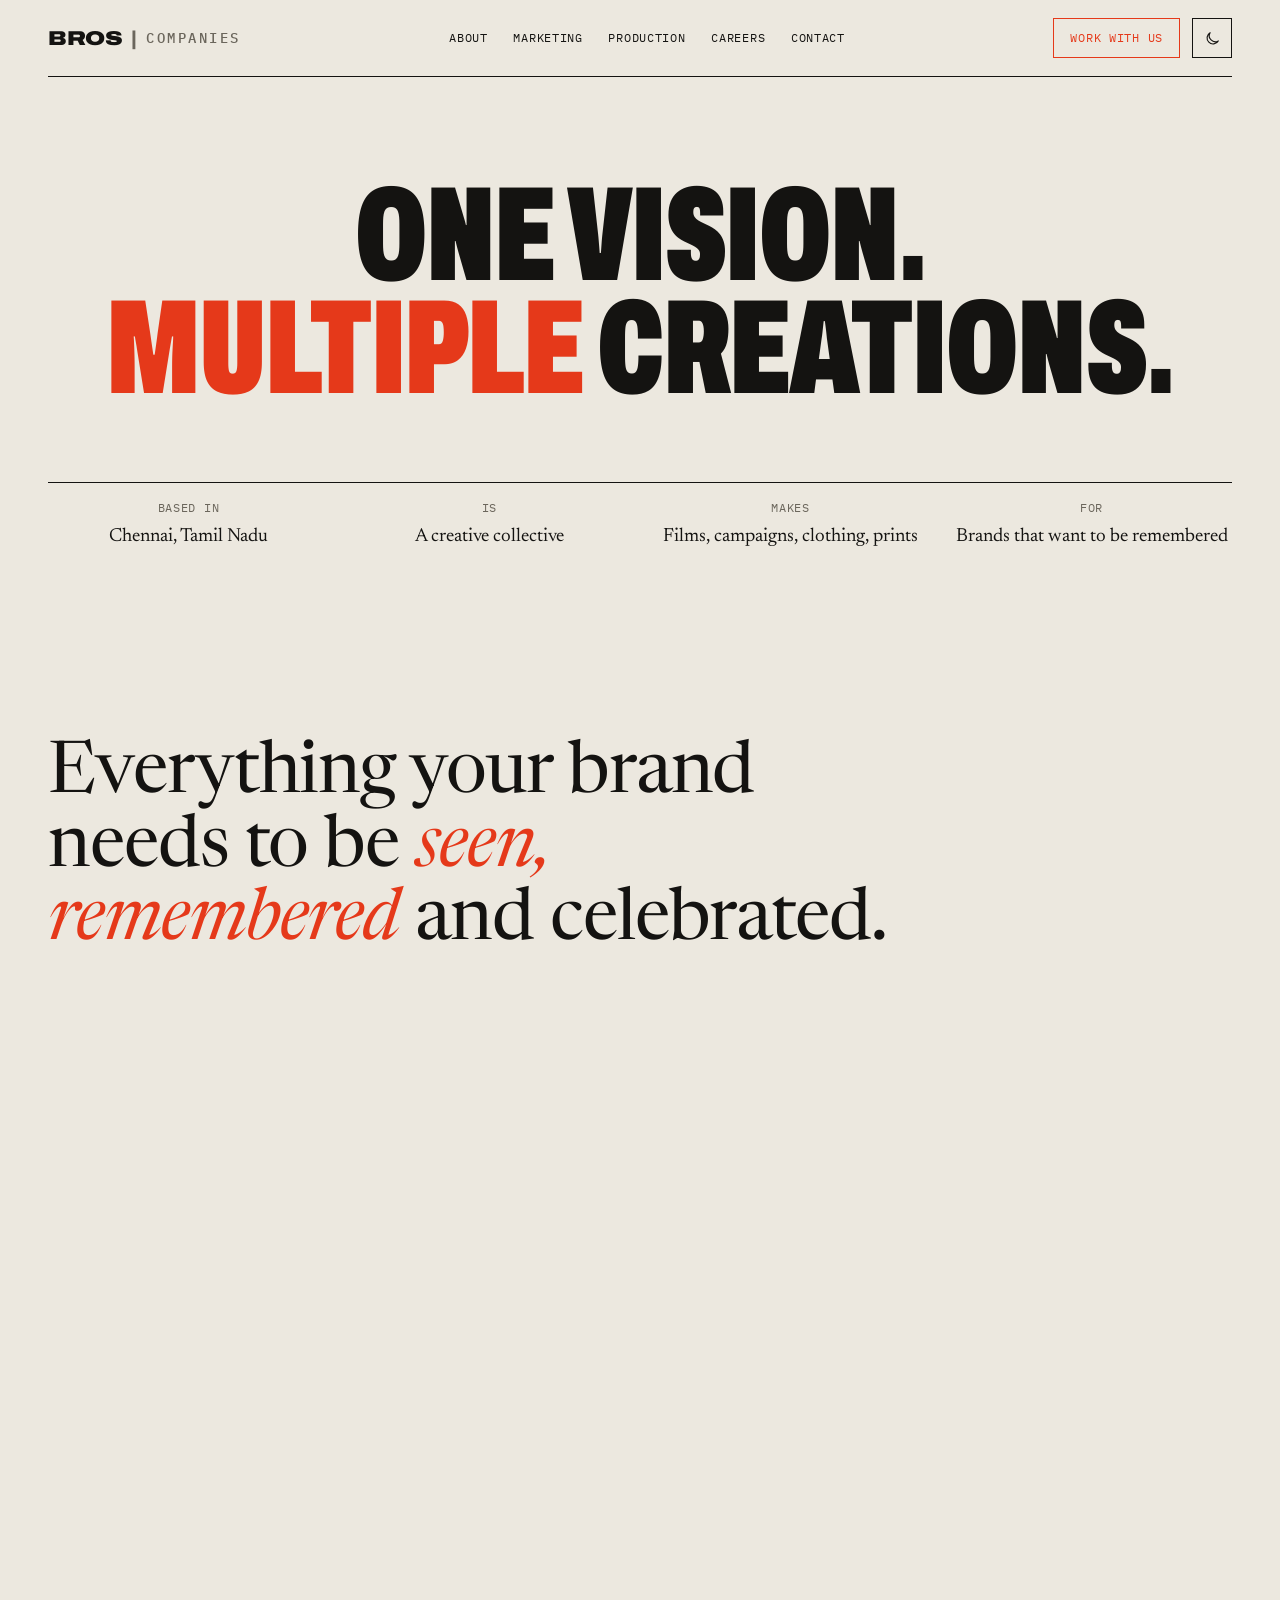
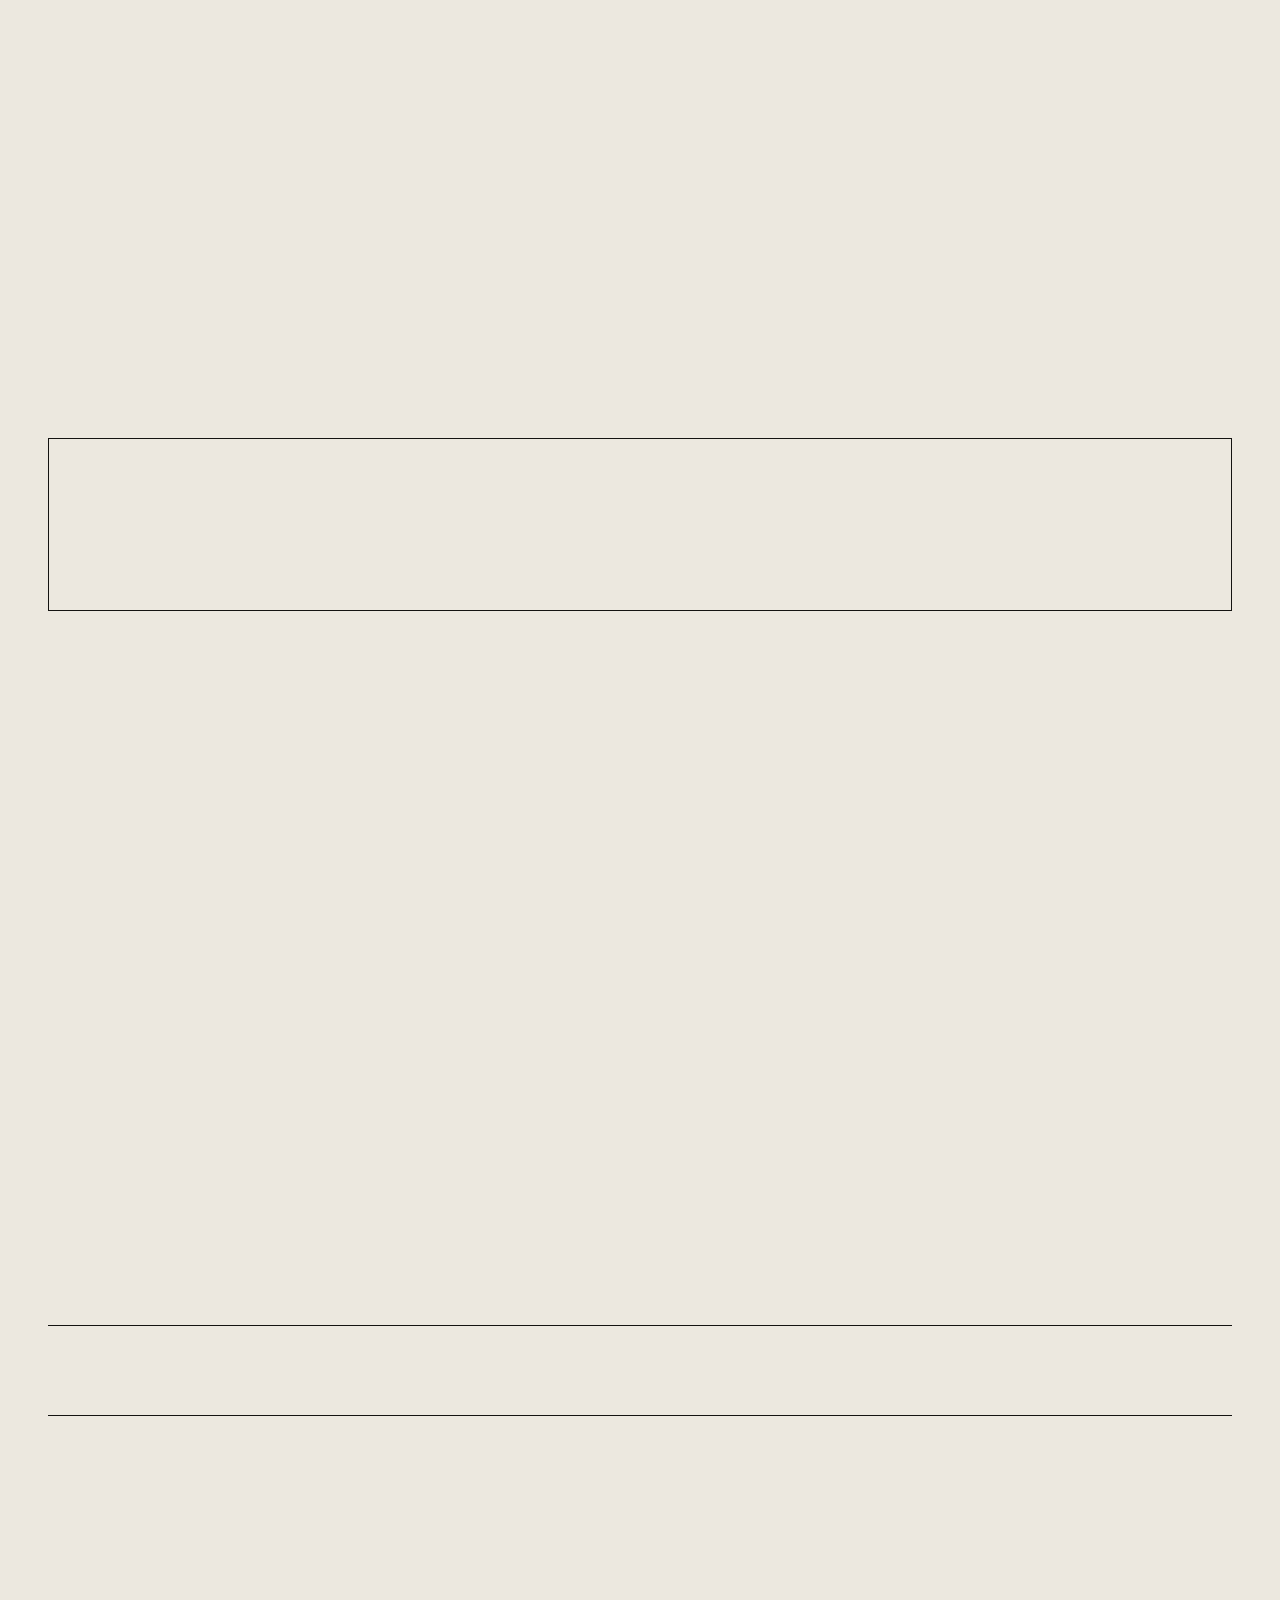
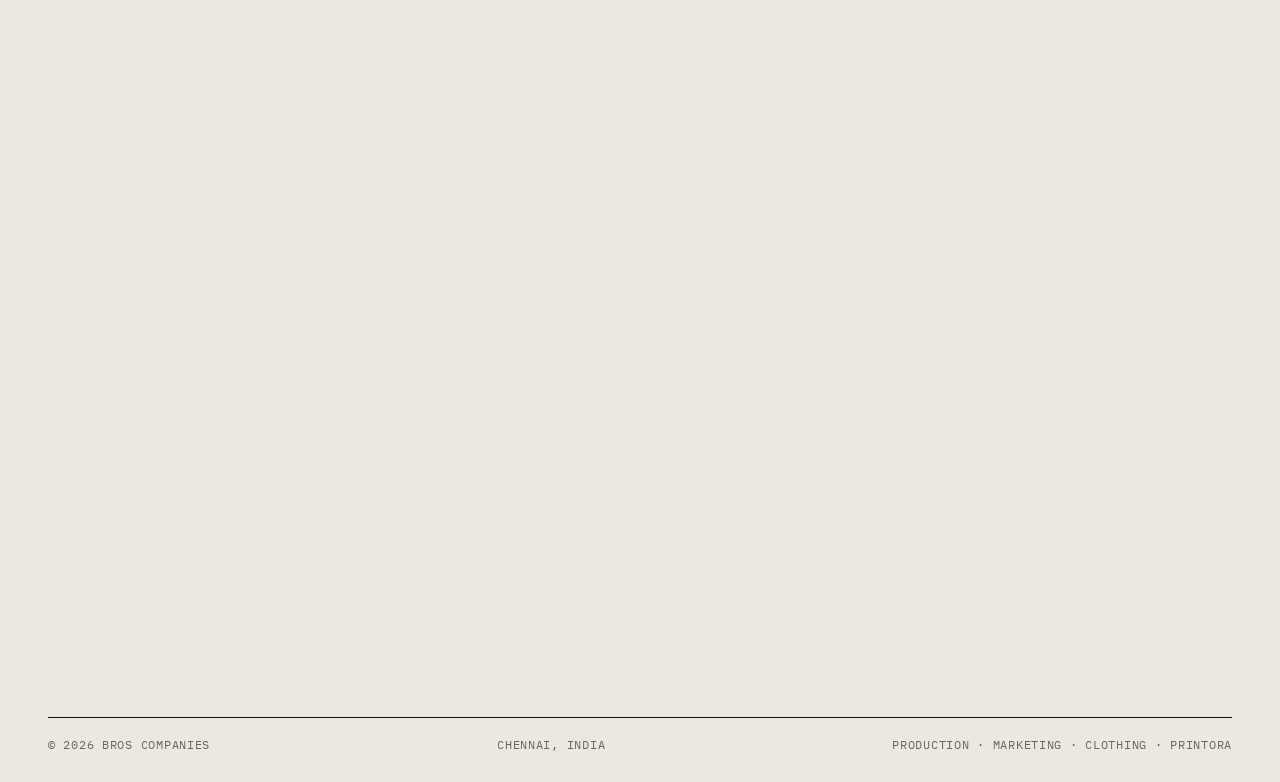
<file: index.html>
<!DOCTYPE html>
<html lang="en">
<head>
<meta charset="utf-8">
<meta name="viewport" content="width=device-width, initial-scale=1, viewport-fit=cover">
<title>Bros Companies — One Vision. Multiple Creations.</title>
<link rel="preconnect" href="https://fonts.googleapis.com">
<link href="https://fonts.googleapis.com/css2?family=Archivo:wdth,wght@62..125,500..900&family=IBM+Plex+Mono:wght@400;500&family=Newsreader:ital,wght@0,400;1,400&display=swap" rel="stylesheet">
<link rel="stylesheet" href="style.css">
<script src="main.js"></script>
</head>
<body>
<div class="wrap">
  <header class="site-header">
    <a class="logo" href="index.html" aria-label="Bros Companies home"><span>BROS</span><span class="logo-divider">|</span><span class="logo-sub">COMPANIES</span></a>
    <nav class="site-nav mono" aria-label="Main navigation">
      <a href="index.html#about">About</a>
      <a href="marketing.html">Marketing</a>
      <a href="production.html">Production</a>
      <a href="careers.html">Careers</a>
      <a href="index.html#contact">Contact</a>
    </nav>
    <div class="header-actions">
      <a class="nav-cta mono" href="careers.html#apply">Work with us</a>
      <button class="theme-toggle" type="button" aria-label="Switch to dark theme" title="Switch theme">
        <svg class="moon-icon" aria-hidden="true" viewBox="0 0 24 24"><path d="M20.2 15.4A8.5 8.5 0 0 1 8.6 3.8 8.5 8.5 0 1 0 20.2 15.4Z"/></svg>
        <svg class="sun-icon" aria-hidden="true" viewBox="0 0 24 24"><circle cx="12" cy="12" r="4"/><path d="M12 2v2m0 16v2M4.93 4.93l1.42 1.42m11.3 11.3 1.42 1.42M2 12h2m16 0h2M4.93 19.07l1.42-1.42m11.3-11.3 1.42-1.42"/></svg>
      </button>
    </div>
  </header>



  <section class="hero" id="top">
    <h1>One vision.<br><em>Multiple</em> creations.</h1>
    <div class="meta">
      <p><span class="mono">Based in</span>Chennai, Tamil Nadu</p>
      <p><span class="mono">Is</span>A creative collective</p>
      <p><span class="mono">Makes</span>Films, campaigns, clothing, prints</p>
      <p><span class="mono">For</span>Brands that want to be remembered</p>
    </div>
  </section>

  <section class="statement">
    <p>Everything your brand needs to be <i>seen, remembered</i> and celebrated.</p>
    <span class="mono">Four crafts. One team. One conversation with you.</span>
  </section>

  <section class="about" id="about">
    <div class="sec-head mono"><span>About</span><span>The people</span></div>
    <div class="ab-grid">
      <figure class="photo">
        <div class="img"><img src="images/lakshith.jpeg" alt="Lakshith Anand" loading="lazy"></div>
        <figcaption><b>Lakshith Anand</b><span class="mono">Founder &amp; CEO</span></figcaption>
      </figure>
      <div>
        <span class="ab-label mono">Our vision</span>
        <p class="vision">“To become a leading creative powerhouse that transforms brands into unforgettable experiences.”</p>
        <div class="ab-block">
          <span class="ab-label mono">Our mission</span>
          <p>With a vision to bridge creativity and commerce, Lakshith built Bros Companies to be a one-stop destination for brands seeking authentic storytelling and measurable results.</p>
        </div>
        <div class="ab-block">
          <span class="ab-label mono">Our advantages</span>
          <ul class="adv">
            <li><h4>Guaranteed results</h4><p>Data-driven, goal-focused strategies designed to produce real, tangible outcomes.</p></li>
            <li><h4>End-to-end service</h4><p>From concept to delivery — we handle every creative and strategic touchpoint.</p></li>
            <li><h4>Sustainability first</h4><p>Long-term partnerships built on trust, transparency, and consistent excellence.</p></li>
            <li><h4>Professional service</h4><p>Client satisfaction is our benchmark — both online and offline.</p></li>
          </ul>
        </div>
      </div>
    </div>
    <div class="stats">
      <div><b>50+</b><span class="mono">Projects delivered</span></div>
      <div><b>35+</b><span class="mono">Happy clients</span></div>
      <div><b>5+</b><span class="mono">Short films</span></div>
      <div><b>1+</b><span class="mono">Years of excellence</span></div>
    </div>
  </section>

  <section id="work" style="padding-bottom:clamp(40px,7vw,90px)">
    <div class="sec-head mono"><span>Explore our work</span><span>(04)</span></div>
    <ul class="index">
      <li><a class="row" href="production.html"><span class="n mono">01</span><h3>Production</h3><p>Cinematic storytelling, from first idea to final cut.</p><span class="arr">→</span></a></li>
      <li><a class="row" href="marketing.html"><span class="n mono">02</span><h3>Digital Marketing</h3><p>Brand growth with a point of view, not a posting schedule.</p><span class="arr">→</span></a></li>
      <li><a class="row" href="#contact"><span class="n mono">03</span><h3>Clothing</h3><p>Apparel made to be worn, kept and talked about.</p><span class="arr">→</span></a></li>
      <li><a class="row" href="#contact"><span class="n mono">04</span><h3>Printora</h3><p>Posters, polaroids, business cards and custom prints.</p><span class="arr">→</span></a></li>
    </ul>
  </section>

  <section class="contact" id="contact">
    <span class="mono" style="color:var(--mute)">Start a project</span>
    <h2>Say <em>hello.</em></h2>
    <div class="c-grid">
      <div class="c-info">
        <dl>
          <dt class="mono">WhatsApp</dt>
          <dd><a href="https://wa.me/919962947115">+91 99629 47115</a></dd>
          <dt class="mono">Email</dt>
          <dd><a href="mailto:brosproductionn@gmail.com">brosproductionn@gmail.com</a></dd>
          <dt class="mono">Studio</dt>
          <dd>Chennai, Tamil Nadu, India</dd>
          <dt class="mono">Follow</dt>
          <dd class="soc">
            <a
              class="social-instagram"
              href="https://www.instagram.com/_bros_production"
              target="_blank"
              rel="noopener noreferrer"
            >
              <svg aria-hidden="true" viewBox="0 0 24 24">
                <rect x="3.5" y="3.5" width="17" height="17" rx="4.5"/>
                <circle cx="12" cy="12" r="4"/>
                <circle class="icon-fill" cx="17.6" cy="6.8" r="1"/>
              </svg>
              <span>Instagram</span>
            </a>
            <a
              class="social-youtube"
              href="https://www.youtube.com/@brosproductionn"
              target="_blank"
              rel="noopener noreferrer"
            >
              <svg aria-hidden="true" viewBox="0 0 24 24">
                <path class="icon-fill" d="M21 7.2a2.3 2.3 0 0 0-1.6-1.6C18 5.2 12 5.2 12 5.2s-6 0-7.4.4A2.3 2.3 0 0 0 3 7.2C2.6 8.6 2.6 12 2.6 12s0 3.4.4 4.8a2.3 2.3 0 0 0 1.6 1.6c1.4.4 7.4.4 7.4.4s6 0 7.4-.4a2.3 2.3 0 0 0 1.6-1.6c.4-1.4.4-4.8.4-4.8s0-3.4-.4-4.8Z"/>
                <path class="icon-cutout" d="m10 15.5 5-3.5-5-3.5v7Z"/>
              </svg>
              <span>YouTube</span>
            </a>
            <a
              class="social-whatsapp"
              href="https://wa.me/919962947115"
              target="_blank"
              rel="noopener noreferrer"
            >
              <svg aria-hidden="true" viewBox="0 0 24 24">
                <path d="M20.2 11.7a8.1 8.1 0 0 1-12 7.1L3 20l1.2-5A8.1 8.1 0 1 1 20.2 11.7Z"/>
                <path d="M8.2 7.8c.2-.4.4-.4.7-.4h.5c.2 0 .4.1.5.4l.7 1.7c.1.3.1.5-.1.7l-.5.6c-.2.2-.2.4 0 .7.5.9 1.3 1.6 2.2 2.1.3.2.5.2.7-.1l.7-.8c.2-.2.4-.3.7-.2l1.6.8c.3.1.4.3.4.5 0 .3-.2 1.2-.7 1.6-.5.5-1.2.7-2 .6-1.1-.2-2.6-.9-4-2.2-1.1-1-2.1-2.5-2.3-3.5-.2-.9.1-1.8.5-2.3.3-.3.6-.5.8-.5Z"/>
              </svg>
              <span>WhatsApp</span>
            </a>
            <a
              class="social-linkedin"
              href="https://www.linkedin.com/in/bros-production-310aa93b3/"
              target="_blank"
              rel="noopener noreferrer"
            >
              <svg aria-hidden="true" viewBox="0 0 24 24">
                <rect class="icon-fill" x="3" y="3" width="18" height="18" rx="2"/>
                <path class="icon-cutout" d="M7.2 9.6H10V18H7.2V9.6Zm1.4-1.1a1.6 1.6 0 1 1 0-3.2 1.6 1.6 0 0 1 0 3.2ZM11.5 9.6h2.7v1.1c.4-.8 1.2-1.4 2.5-1.4 2.6 0 3.1 1.7 3.1 4V18H17v-4.2c0-1 0-2.2-1.4-2.2s-1.6 1.1-1.6 2.1V18h-2.8V9.6Z"/>
              </svg>
              <span>LinkedIn</span>
            </a>
          </dd>
        </dl>
      </div>
      <form id="hello" novalidate>
        <div class="two">
          <label class="field"><span class="mono">Your name</span><input name="name" autocomplete="name" required></label>
          <label class="field"><span class="mono">Email</span><input name="email" type="email" autocomplete="email" required></label>
        </div>
        <label class="field"><span class="mono">Phone</span><input name="phone" type="tel" autocomplete="tel" placeholder="+91"></label>
        <fieldset class="field">
          <legend class="mono">Service *</legend>
          <div class="chips">
            <label><input type="checkbox" name="div" value="Production"><span class="mono">Production</span></label>
            <label><input type="checkbox" name="div" value="Digital Marketing"><span class="mono">Digital Marketing</span></label>
            <label><input type="checkbox" name="div" value="Clothing"><span class="mono">Clothing</span></label>
            <label><input type="checkbox" name="div" value="Printora"><span class="mono">Printora</span></label>
          </div>
        </fieldset>
        <label class="field"><span class="mono">Tell us about it</span><textarea name="msg" required></textarea></label>
        <button class="send mono" type="submit">Send message on WhatsApp <span>→</span></button>
        <p class="status mono" id="status" role="status"></p>
      </form>
    </div>
  </section>


  <footer class="mono">
    <span>© 2026 Bros Companies</span>
    <span>Chennai, India</span>
    <span>Production · Marketing · Clothing · Printora</span>
  </footer>
</div>
<a class="wa-bar mono" href="https://wa.me/919962947115"><span>Chat on WhatsApp</span><span>→</span></a>


<script>
    (function () {
        var f = document.getElementById('hello'),
            s = document.getElementById('status'),
            TO = 'brosproduction@gmail.com',
            WA = '919962947115';

        f.addEventListener('submit', function (e) {
            e.preventDefault();

            var d = new FormData(f),
                name = (d.get('name') || '').trim(),
                email = (d.get('email') || '').trim(),
                msg = (d.get('msg') || '').trim();

            var picks = d.getAll('div').join(', ');

            if (!name || !/^\S+@\S+\.\S+$/.test(email) || !picks || !msg) {
                s.textContent = 'Please add your name, email, a service and a message.';
                return;
            }

            var subject = 'New enquiry(' + picks + ') - ' + name;

            var body = 'Name: ' + name +
                '\nEmail: ' + email +
                '\nPhone: ' + (d.get('phone') || '').trim() +
                '\nInterested in: ' + (picks || 'Not sure yet') +
                '\n\n' + msg;

            var url = 'https://wa.me/' + WA +
                '?text=' + encodeURIComponent(subject + '\n\n' + body);

            s.innerHTML = 'Opening WhatsApp... If nothing opens, email us at <a href="mailto:' +
                TO + '">' + TO + '</a>.';

            try {
                window.location.href = url;
            } catch (err) {}
        });
    })();
</script>


</body>
</html>
</file>
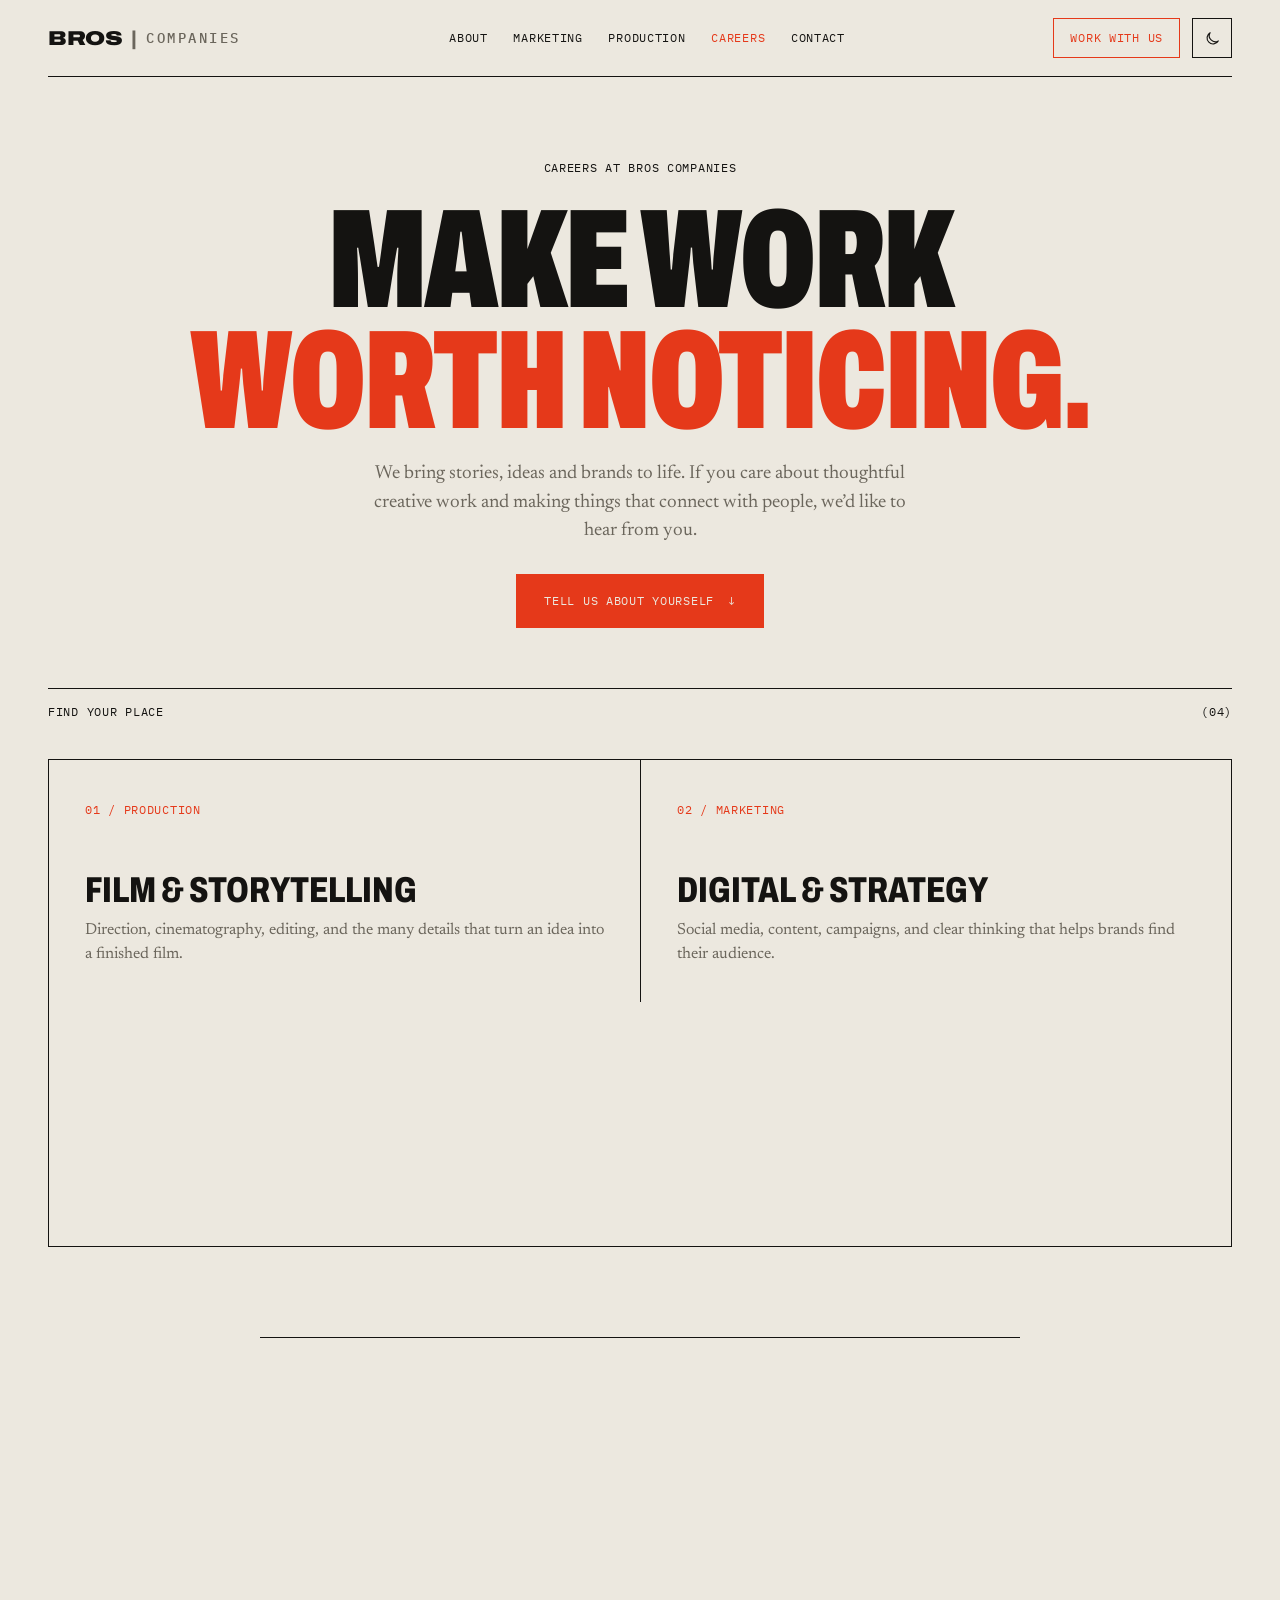
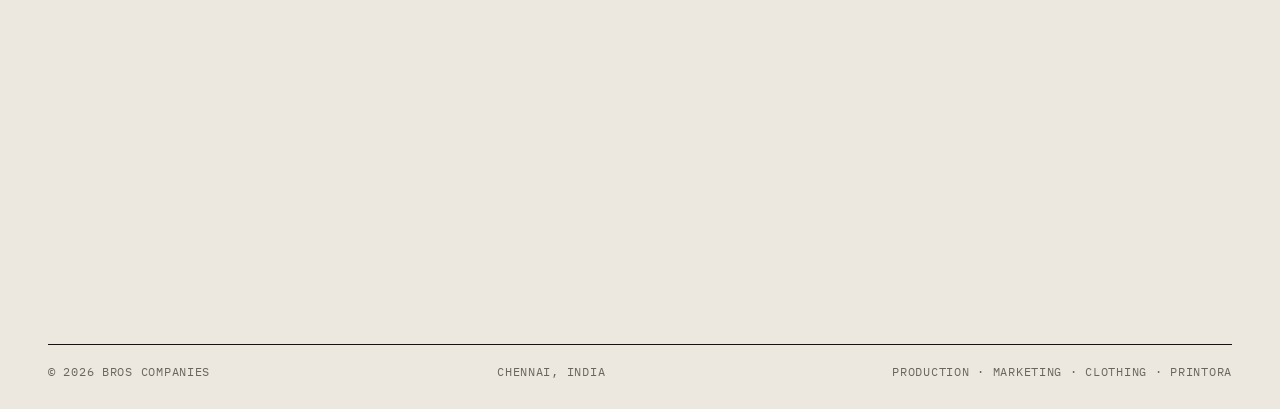
<file: careers.html>
<!DOCTYPE html>
<html lang="en">
<head>
<meta charset="utf-8">
<meta name="viewport" content="width=device-width, initial-scale=1, viewport-fit=cover">
<title>Careers — Bros Companies</title>
<link rel="preconnect" href="https://fonts.googleapis.com">
<link href="https://fonts.googleapis.com/css2?family=Archivo:wdth,wght@62..125,500..900&family=IBM+Plex+Mono:wght@400;500&family=Newsreader:ital,wght@0,400;1,400&display=swap" rel="stylesheet">
<link rel="stylesheet" href="style.css">
<script src="main.js"></script>
</head>
<body>
<div class="wrap">
  <header class="site-header">
    <a class="logo" href="index.html" aria-label="Bros Companies home"><span>BROS</span><span class="logo-divider">|</span><span class="logo-sub">COMPANIES</span></a>
    <nav class="site-nav mono" aria-label="Main navigation">
      <a href="index.html#about">About</a>
      <a href="marketing.html">Marketing</a>
      <a href="production.html">Production</a>
      <a href="careers.html" aria-current="page">Careers</a>
      <a href="index.html#contact">Contact</a>
    </nav>
    <div class="header-actions">
      <a class="nav-cta mono" href="#apply">Work with us</a>
      <button class="theme-toggle" type="button" aria-label="Switch to dark theme" title="Switch theme">
        <svg class="moon-icon" aria-hidden="true" viewBox="0 0 24 24"><path d="M20.2 15.4A8.5 8.5 0 0 1 8.6 3.8 8.5 8.5 0 1 0 20.2 15.4Z"/></svg>
        <svg class="sun-icon" aria-hidden="true" viewBox="0 0 24 24"><circle cx="12" cy="12" r="4"/><path d="M12 2v2m0 16v2M4.93 4.93l1.42 1.42m11.3 11.3 1.42 1.42M2 12h2m16 0h2M4.93 19.07l1.42-1.42m11.3-11.3 1.42-1.42"/></svg>
      </button>
    </div>
  </header>

  <main>
    <section class="p-hero career-hero">
      <span class="mono career-kicker">Careers at Bros Companies</span>
      <h1>Make work<br><em>worth noticing.</em></h1>
      <p>We bring stories, ideas and brands to life. If you care about thoughtful creative work and making things that connect with people, we’d like to hear from you.</p>
      <a class="send mono" href="#apply">Tell us about yourself <span>↓</span></a>
    </section>

    <section class="p-sec">
      <div class="sec-head mono"><span>Find your place</span><span>(04)</span></div>
      <div class="career-areas">
        <article class="career-area"><span class="mono">01 / Production</span><h2>Film &amp; storytelling</h2><p>Direction, cinematography, editing, and the many details that turn an idea into a finished film.</p></article>
        <article class="career-area"><span class="mono">02 / Marketing</span><h2>Digital &amp; strategy</h2><p>Social media, content, campaigns, and clear thinking that helps brands find their audience.</p></article>
        <article class="career-area"><span class="mono">03 / Design</span><h2>Print &amp; visual craft</h2><p>Visual identities, print, and design made with care from the first sketch to the final result.</p></article>
        <article class="career-area"><span class="mono">04 / More</span><h2>Bring your perspective</h2><p>Have a different creative or operational skill? Tell us how you could help the team do its best work.</p></article>
      </div>
    </section>

    <section class="career-apply" id="apply">
      <span class="mono">No role listed? Start a conversation.</span>
      <h2>Show us what<br>you could bring.</h2>
      <p>We’re always glad to meet thoughtful people. Send us a short introduction, your CV, and a link to your portfolio or work. We’ll be in touch if there’s a good fit.</p>
      <div class="career-actions">
        <a class="send mono" href="mailto:brosproductionn@gmail.com?subject=Career%20enquiry%20-%20Bros%20Companies&amp;body=Hi%20Bros%20Companies%2C%0A%0AI%27d%20like%20to%20be%20considered%20for%20future%20opportunities.%0A%0AName%3A%0AArea%20of%20interest%3A%0APortfolio%20link%3A%0A">Email your introduction <span>→</span></a>
        <a class="career-whatsapp mono" href="https://wa.me/919962947115?text=Hi%20Bros%20Companies%2C%20I%27d%20like%20to%20ask%20about%20career%20opportunities.">Ask us on WhatsApp <span>→</span></a>
      </div>
    </section>
  </main>

  <footer class="mono">
    <span>© 2026 Bros Companies</span>
    <span>Chennai, India</span>
    <span>Production · Marketing · Clothing · Printora</span>
  </footer>
</div>
<a class="wa-bar mono" href="https://wa.me/919962947115"><span>Chat on WhatsApp</span><span>→</span></a>
</body>
</html>
</file>
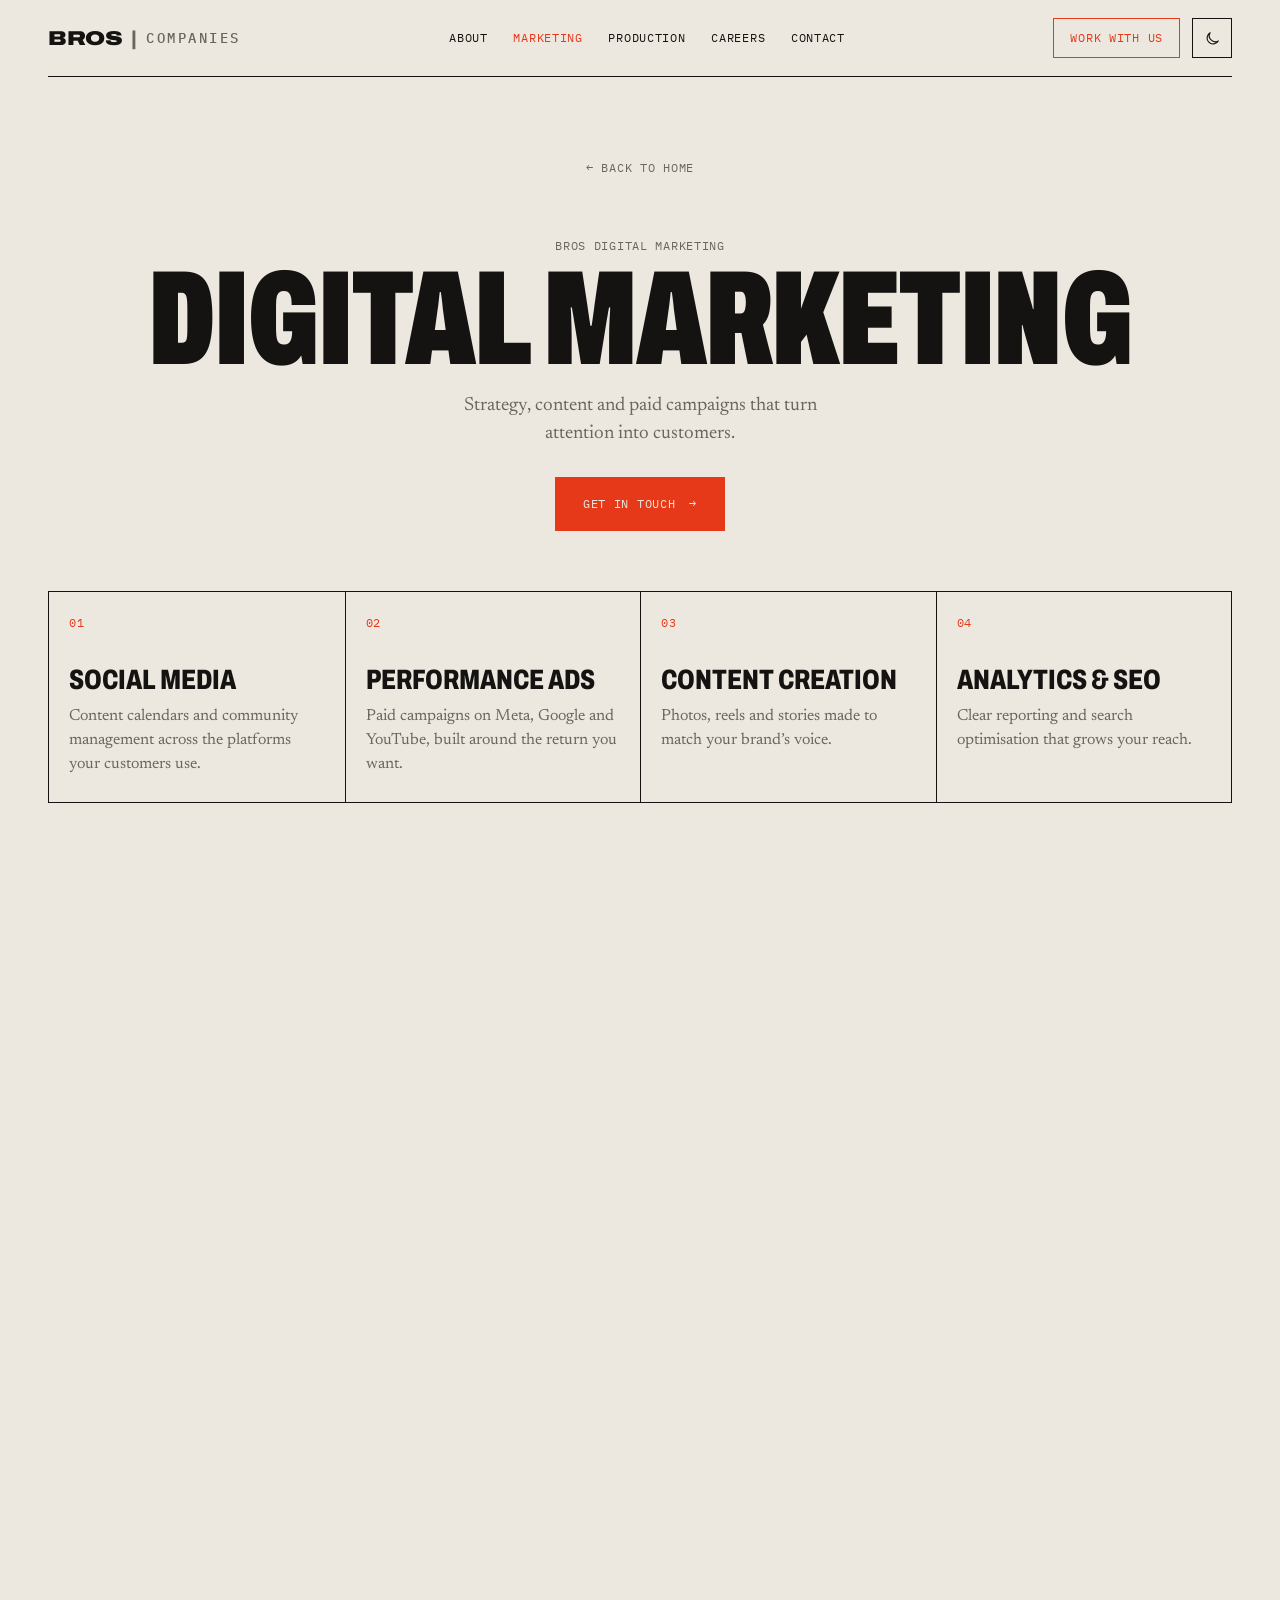
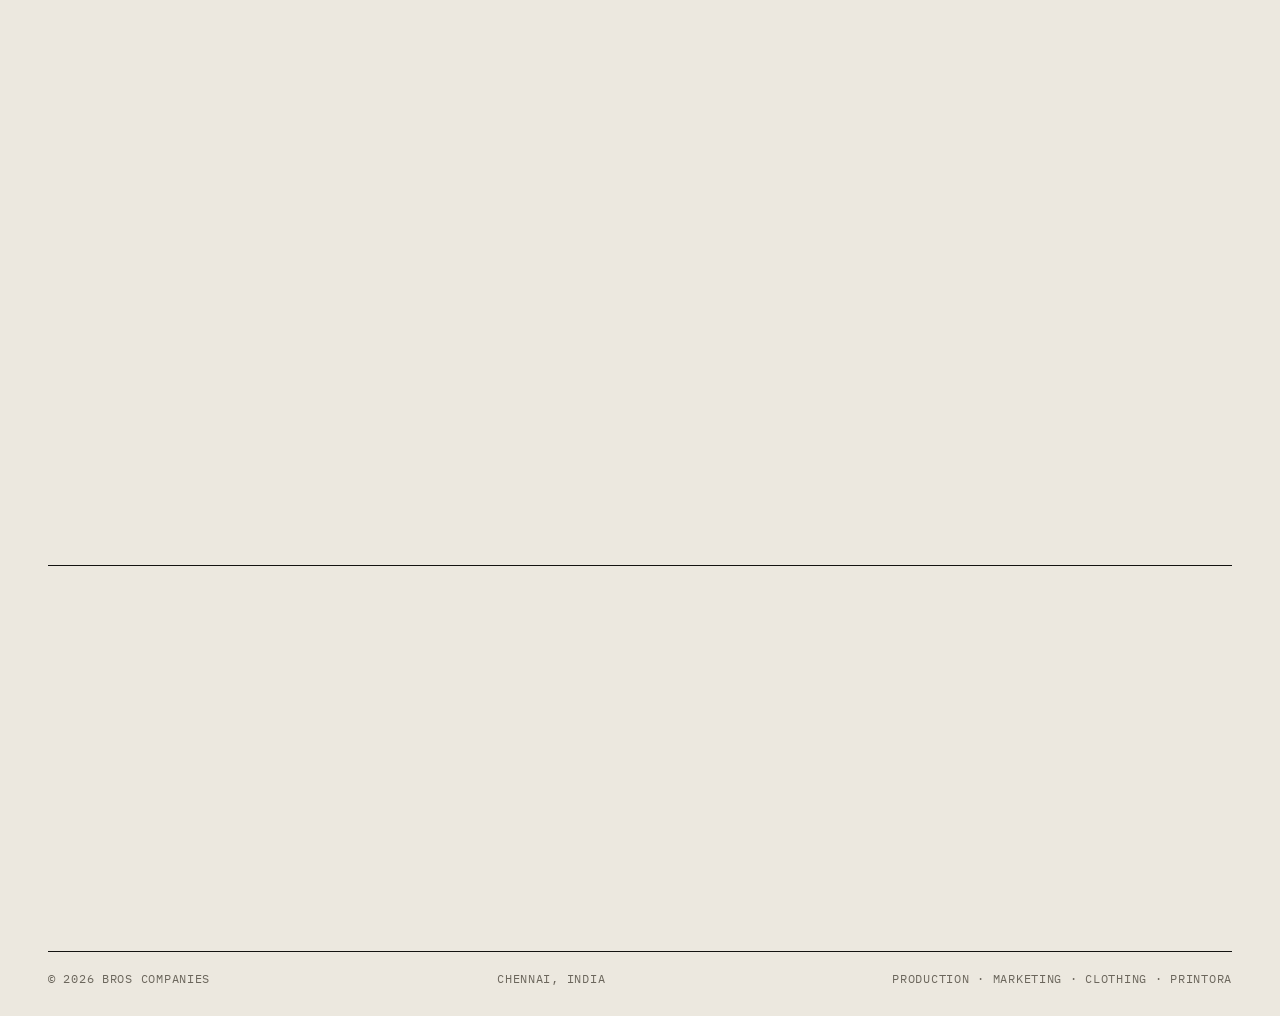
<file: marketing.html>
<!DOCTYPE html>
<html lang="en">
<head>
<meta charset="utf-8">
<meta name="viewport" content="width=device-width, initial-scale=1, viewport-fit=cover">
<title>Digital Marketing — Bros Companies</title>
<link rel="preconnect" href="https://fonts.googleapis.com">
<link href="https://fonts.googleapis.com/css2?family=Archivo:wdth,wght@62..125,500..900&family=IBM+Plex+Mono:wght@400;500&family=Newsreader:ital,wght@0,400;1,400&display=swap" rel="stylesheet">
<link rel="stylesheet" href="style.css">
<script src="main.js"></script>
</head>
<body class="marketing-page">
<div class="wrap">
  <header class="site-header">
    <a class="logo" href="index.html" aria-label="Bros Companies home"><span>BROS</span><span class="logo-divider">|</span><span class="logo-sub">COMPANIES</span></a>
    <nav class="site-nav mono" aria-label="Main navigation">
      <a href="index.html#about">About</a>
      <a href="marketing.html" aria-current="page">Marketing</a>
      <a href="production.html">Production</a>
      <a href="careers.html">Careers</a>
      <a href="index.html#contact">Contact</a>
    </nav>
    <div class="header-actions">
      <a class="nav-cta mono" href="careers.html#apply">Work with us</a>
      <button class="theme-toggle" type="button" aria-label="Switch to dark theme" title="Switch theme">
        <svg class="moon-icon" aria-hidden="true" viewBox="0 0 24 24"><path d="M20.2 15.4A8.5 8.5 0 0 1 8.6 3.8 8.5 8.5 0 1 0 20.2 15.4Z"/></svg>
        <svg class="sun-icon" aria-hidden="true" viewBox="0 0 24 24"><circle cx="12" cy="12" r="4"/><path d="M12 2v2m0 16v2M4.93 4.93l1.42 1.42m11.3 11.3 1.42 1.42M2 12h2m16 0h2M4.93 19.07l1.42-1.42m11.3-11.3 1.42-1.42"/></svg>
      </button>
    </div>
  </header>

    <section class="p-hero">
      <a class="back mono" href="index.html">← Back to home</a>
      <span class="mono" style="display:block;color:var(--mute)">Bros Digital Marketing</span>
      <h1>Digital Marketing</h1>
      <p>Strategy, content and paid campaigns that turn attention into customers.</p>
      <a class="send mono" href="index.html#contact">Get in touch <span>→</span></a>
    </section>

    <section class="p-sec">
      <div class="svc-grid">
        <article class="svc"><span class="mono">01</span><h3>Social media</h3><p>Content calendars and community management across the platforms your customers use.</p></article>
        <article class="svc"><span class="mono">02</span><h3>Performance ads</h3><p>Paid campaigns on Meta, Google and YouTube, built around the return you want.</p></article>
        <article class="svc"><span class="mono">03</span><h3>Content creation</h3><p>Photos, reels and stories made to match your brand’s voice.</p></article>
        <article class="svc"><span class="mono">04</span><h3>Analytics &amp; SEO</h3><p>Clear reporting and search optimisation that grows your reach.</p></article>
      </div>
    </section>

    <section class="p-sec">
      <div class="sec-head mono"><span>Featured work</span><span>(06)</span></div>
      <div class="clients">
        <div class="client"><span class="mono">Digital marketing</span><a class="client-image" href="https://www.instagram.com/kaviyin.kural/"><img src="images/Kaviin kural 01.jpg" alt="Kaviin Kural" loading="lazy"></a><b>01</b><h3>Kaviin kural</h3></div>


        <div class="client"><span class="mono">Digital marketing</span><a class="client-image" href="https://www.instagram.com/lifefitnessstudio.mogapair/  "><img src="images/life fitness.jpg" alt="Life Fitness Studio" loading="lazy"></a><b>02</b><h3>Life Fitness Studio</h3></div>


        <div class="client"><span class="mono">Digital marketing</span><a class="client-image" href="https://www.instagram.com/lalsfoodcourt/"><img src="images/lal foodcourt.jpg" alt="LAL’s Food Court &amp; Entertainment" loading="lazy"></a><b>03</b><h3>LAL’s Food Court &amp; Entertainment</h3></div>

        
      </div>
    </section>

    <section class="p-sec">
      <div class="sec-head mono"><span>Brand collaborations</span><span>(06)</span></div>
      <div class="collabs">
        <div class="poster mono"><img src="images/Photo 01.jpeg" alt="Photo 01" loading="lazy"></div>
        <div class="poster mono"><img src="images/Photo 02.jpeg" alt="Photo 02" loading="lazy"></div>
        <div class="poster mono"><img src="images/Photo 03.jpeg" alt="Photo 03" loading="lazy"></div>
      </div>
    </section>

    <section class="p-cta">
      <span class="mono">Have a brand to grow?</span>
      <a href="index.html#contact">Let’s create something together →</a>
    </section>

  <footer class="mono">
    <span>© 2026 Bros Companies</span>
    <span>Chennai, India</span>
    <span>Production · Marketing · Clothing · Printora</span>
  </footer>
</div>
<a class="wa-bar mono" href="https://wa.me/919962947115"><span>Chat on WhatsApp</span><span>→</span></a>
</body>
</html>
</file>
<file: style.css>
:root{
  --paper:#ece8df; --ink:#141311; --mute:#6b665c; --line:#141311; --accent:#e5391a; --accent-ink:#ece8df;
  box-sizing:border-box; padding-top:env(safe-area-inset-top,0px); padding-bottom:env(safe-area-inset-bottom,0px);
}
@media (prefers-color-scheme: dark){
  :root:not([data-theme="light"]){--paper:#141311;--ink:#ece8df;--mute:#9a9487;--line:#ece8df;--accent:#ff5a36;--accent-ink:#141311}
}
:root[data-theme="dark"]{--paper:#141311;--ink:#ece8df;--mute:#9a9487;--line:#ece8df;--accent:#ff5a36;--accent-ink:#141311}
*,*::before,*::after{box-sizing:border-box}
html{scroll-padding-top:env(safe-area-inset-top,0px);scroll-behavior:smooth}
body{margin:0;background:var(--paper);color:var(--ink);font-family:"Newsreader",Georgia,serif;font-size:19px;line-height:1.5}
.mono{font-family:"IBM Plex Mono",ui-monospace,Menlo,monospace;font-size:12px;letter-spacing:.06em;text-transform:uppercase}
.wrap{padding:0 clamp(18px,4vw,48px)}
a{color:inherit}

header{display:flex;justify-content:space-between;align-items:center;padding:18px 0;border-bottom:1px solid var(--line)}
.logo{font-family:"Archivo",Arial,sans-serif;font-stretch:125%;font-weight:900;font-size:20px;letter-spacing:-.02em;text-decoration:none}
nav{display:flex;gap:clamp(14px,3vw,34px)}
nav a{text-decoration:none}
nav a:hover{color:var(--accent)}
.site-header{display:grid;grid-template-columns:auto minmax(0,1fr) auto;gap:clamp(16px,2.5vw,36px);min-height:72px}
.site-header .logo{display:flex;align-items:center;gap:9px;white-space:nowrap}
.logo-divider,.logo-sub{color:var(--mute)}
.logo-sub{font-family:"IBM Plex Mono",ui-monospace,Menlo,monospace;font-size:14px;font-weight:500;letter-spacing:.18em}
.site-nav{justify-content:center;align-items:center;gap:clamp(12px,2vw,28px)}
.site-nav a{white-space:nowrap}
.site-nav a[aria-current="page"]{color:var(--accent)}
.header-actions{display:flex;align-items:center;gap:12px}
.nav-cta{min-height:40px;display:inline-flex;align-items:center;justify-content:center;padding:0 16px;border:1px solid var(--accent);color:var(--accent);text-decoration:none;white-space:nowrap}
.nav-cta:hover{background:var(--accent);color:var(--accent-ink)}
.theme-toggle{width:40px;height:40px;display:grid;place-items:center;padding:0;border:1px solid var(--line);background:transparent;color:var(--ink);cursor:pointer}
.theme-toggle:hover{border-color:var(--accent);color:var(--accent)}
.theme-toggle svg{width:17px;height:17px;fill:none;stroke:currentColor;stroke-width:1.6;stroke-linecap:round;stroke-linejoin:round}
.theme-toggle .sun-icon{display:none}
:root[data-theme="dark"] .theme-toggle .moon-icon{display:none}
:root[data-theme="dark"] .theme-toggle .sun-icon{display:block}
@media (prefers-color-scheme:dark){
  :root:not([data-theme="light"]) .theme-toggle .moon-icon{display:none}
  :root:not([data-theme="light"]) .theme-toggle .sun-icon{display:block}
}

.hero{padding:clamp(40px,8vw,110px) 0 clamp(30px,5vw,60px)}
.hero h1{margin:0;font-family:"Archivo",Arial,sans-serif;font-stretch:62%;font-weight:900;text-transform:uppercase;
  font-size:clamp(48px,10.5vw,152px);line-height:.84;letter-spacing:-.015em}
.hero{text-align:center}
.hero h1 em{font-style:normal;color:var(--accent)}
.meta{display:grid;grid-template-columns:repeat(auto-fit,minmax(170px,1fr));gap:20px;margin-top:clamp(36px,6vw,80px);padding-top:16px;border-top:1px solid var(--line)}
.meta p{margin:0}
.meta .mono{color:var(--mute);display:block;margin-bottom:6px}

.sec-head{display:flex;justify-content:space-between;padding:14px 0;border-top:1px solid var(--line)}

.index{list-style:none;margin:0;padding:0;border-bottom:1px solid var(--line)}
.index li{border-top:1px solid var(--line)}
.row{display:grid;grid-template-columns:64px 1fr 1.2fr 32px;gap:20px;align-items:baseline;padding:26px 0;text-decoration:none;transition:background .2s,color .2s,padding .2s}
.row .n{color:var(--mute)}
.row h3{margin:0;font-family:"Archivo",Arial,sans-serif;font-stretch:75%;font-weight:800;text-transform:uppercase;font-size:clamp(34px,6vw,84px);line-height:.95;letter-spacing:-.01em}
.row p{margin:0;max-width:44ch}
.row .arr{font-family:"IBM Plex Mono",monospace;font-size:22px;transition:transform .2s}
.row:hover{background:var(--accent);color:var(--accent-ink);padding-left:14px;padding-right:14px}
.row:hover .n{color:var(--accent-ink)}
.row:hover .arr{transform:translateX(6px)}

.statement{padding:clamp(60px,10vw,150px) 0}
.statement p{margin:0;max-width:20ch;font-size:clamp(32px,5.6vw,84px);line-height:1.02;letter-spacing:-.015em}
.statement p i{color:var(--accent)}
.statement .mono{display:block;margin-top:28px;color:var(--mute)}

.contact{border-top:1px solid var(--line);padding:clamp(36px,6vw,70px) 0}
.contact a.big{display:block;font-family:"Archivo",Arial,sans-serif;font-stretch:62%;font-weight:900;text-transform:uppercase;
  font-size:clamp(48px,13vw,200px);line-height:.88;text-decoration:none;word-break:break-word}
.contact a.big:hover{color:var(--accent)}
.contact h2{margin:10px 0 clamp(30px,5vw,60px);font-family:"Archivo",Arial,sans-serif;font-stretch:62%;font-weight:900;text-transform:uppercase;font-size:clamp(48px,10.5vw,152px);line-height:.84;letter-spacing:-.015em}
.contact h2 em{font-style:normal;color:var(--accent)}
.c-grid{display:grid;grid-template-columns:minmax(0,.8fr) minmax(0,1.4fr);gap:clamp(28px,6vw,90px);align-items:start}
.c-info dl{margin:0}
.c-info dt{color:var(--mute);margin-top:22px}
.c-info dt:first-child{margin-top:0}
.c-info dd{margin:4px 0 0;font-size:22px}
.c-info a{text-decoration:none;border-bottom:1px solid var(--line)}
.c-info a:hover{color:var(--accent);border-color:var(--accent)}
.c-info dd.soc{display:grid;grid-template-columns:repeat(2,minmax(0,1fr));gap:10px;margin-top:8px;font-size:12px}
.c-info dd.soc a{min-width:0;min-height:44px;display:flex;align-items:center;gap:10px;padding:0 12px;border:1px solid var(--line);color:var(--mute);transition:background .2s,color .2s,border-color .2s}
.c-info dd.soc a:hover{background:var(--ink);border-color:var(--ink);color:var(--paper)}
.c-info dd.soc .social-instagram:hover,.c-info dd.soc .social-instagram:focus-visible{background:#d62976;border-color:#d62976;color:#fff}
.c-info dd.soc .social-youtube:hover,.c-info dd.soc .social-youtube:focus-visible{background:#ff0033;border-color:#ff0033;color:#fff}
.c-info dd.soc .social-whatsapp:hover,.c-info dd.soc .social-whatsapp:focus-visible{background:#25d366;border-color:#25d366;color:#102317}
.c-info dd.soc .social-linkedin:hover,.c-info dd.soc .social-linkedin:focus-visible{background:#0a66c2;border-color:#0a66c2;color:#fff}
.c-info dd.soc svg{width:14px;height:14px;flex:none;fill:none;stroke:currentColor;stroke-width:1.6;stroke-linecap:round;stroke-linejoin:round}
.c-info dd.soc .icon-fill{fill:currentColor;stroke:none}
.c-info dd.soc .icon-cutout{fill:var(--paper);stroke:none}
.c-info dd.soc a:hover .icon-cutout,.c-info dd.soc a:focus-visible .icon-cutout{fill:currentColor}
.c-info dd.soc span{font-family:"IBM Plex Mono",ui-monospace,Menlo,monospace;font-size:10px;letter-spacing:.18em;text-transform:uppercase;white-space:nowrap}
.field{display:block;margin-bottom:26px}
.field .mono{display:block;color:var(--mute);margin-bottom:6px}
.field input,.field textarea{width:100%;background:transparent;color:var(--ink);border:0;border-bottom:1px solid var(--line);border-radius:0;padding:8px 0;font:inherit;font-size:22px;outline:none}
.field textarea{resize:vertical;min-height:110px}
.field input:focus,.field textarea:focus{border-bottom-color:var(--accent);box-shadow:0 1px 0 var(--accent)}
.two{display:grid;grid-template-columns:1fr 1fr;gap:24px}
fieldset.field{border:0;padding:0;margin:0 0 26px}
fieldset .mono{margin-bottom:10px}
.chips{display:flex;flex-wrap:wrap;gap:10px}
.chips label{position:relative;cursor:pointer}
.chips input{position:absolute;opacity:0;inset:0;width:100%;height:100%;cursor:pointer}
.chips span{display:inline-block;border:1px solid var(--line);padding:9px 14px;transition:background .15s,color .15s}
.chips input:checked+span{background:var(--ink);color:var(--paper)}
.chips input:focus-visible+span{outline:2px solid var(--accent);outline-offset:2px}
.send{display:inline-flex;align-items:center;gap:14px;background:var(--accent);color:var(--accent-ink);border:0;padding:18px 28px;cursor:pointer}
.send:hover{background:var(--ink);color:var(--paper)}
.status{margin:16px 0 0;color:var(--mute);min-height:1.5em}
.status a{color:inherit}
.wa-bar{display:none;position:fixed;left:0;right:0;bottom:0;z-index:20;justify-content:space-between;align-items:center;gap:12px;background:var(--ink);color:var(--paper);padding:14px clamp(18px,4vw,48px) calc(14px + env(safe-area-inset-bottom,0px));text-decoration:none}
@media (max-width:720px){.c-grid,.two{grid-template-columns:1fr}}
.about{padding:clamp(40px,7vw,90px) 0}
.ab-grid{display:grid;grid-template-columns:minmax(0,.9fr) minmax(0,1.3fr);gap:clamp(28px,6vw,90px);align-items:start;margin-top:clamp(24px,4vw,48px)}
.photo{position:relative;margin:0 0 44px}
.photo .img{aspect-ratio:4/5;background:var(--ink);color:var(--paper);display:flex;align-items:center;justify-content:center;font-family:"Archivo",Arial,sans-serif;font-stretch:62%;font-weight:900;font-size:clamp(90px,16vw,200px);letter-spacing:-.02em}
.photo figcaption{position:absolute;left:18px;right:18px;bottom:-30px;background:var(--paper);border:1px solid var(--line);padding:12px 18px}
.photo figcaption b{display:block;font-weight:400;font-size:24px;line-height:1.2}
.photo figcaption .mono{color:var(--accent)}
.ab-label{display:block;color:var(--mute);margin-bottom:10px}
.vision{margin:0 0 8px;font-style:italic;font-size:clamp(26px,3.4vw,44px);line-height:1.1;letter-spacing:-.01em}
.ab-block{border-top:1px solid var(--line);padding-top:20px;margin-top:28px}
.ab-block p{margin:0;max-width:52ch}
.adv{display:grid;grid-template-columns:1fr 1fr;gap:22px 30px;margin:0;padding:0;list-style:none}
.adv h4{margin:0 0 4px;display:flex;align-items:center;gap:8px;font-family:"Archivo",Arial,sans-serif;font-stretch:75%;font-weight:800;text-transform:uppercase;font-size:20px}
.adv h4::before{content:"";width:8px;height:8px;background:var(--accent);flex:none}
.adv p{margin:0;color:var(--mute);font-size:16px}
.stats{display:grid;grid-template-columns:repeat(4,1fr);border:1px solid var(--line);margin-top:clamp(60px,9vw,110px)}
.stats div{padding:28px 12px;text-align:center;border-left:1px solid var(--line)}
.stats div:first-child{border-left:0}
.stats b{display:block;font-family:"Archivo",Arial,sans-serif;font-stretch:62%;font-weight:900;font-size:clamp(44px,7vw,96px);line-height:1}
.stats .mono{color:var(--mute);display:block;margin-top:8px}
@media (max-width:720px){.ab-grid,.adv{grid-template-columns:1fr}.stats{grid-template-columns:1fr 1fr}.stats div:nth-child(3){border-left:0}.stats div:nth-child(n+3){border-top:1px solid var(--line)}}
.p-hero{text-align:center;padding:clamp(36px,6vw,80px) 0 clamp(30px,5vw,60px)}
.back{display:inline-block;text-decoration:none;color:var(--mute);margin-bottom:clamp(28px,5vw,60px)}
.back:hover{color:var(--accent)}
.p-hero h1{margin:8px 0 16px;font-family:"Archivo",Arial,sans-serif;font-stretch:62%;font-weight:900;text-transform:uppercase;font-size:clamp(48px,10.5vw,152px);line-height:.84;letter-spacing:-.015em}
.p-hero p{margin:0 auto;max-width:42ch;color:var(--mute)}
.p-sec{padding-bottom:clamp(40px,7vw,90px)}
.films{display:grid;grid-template-columns:repeat(3,1fr);gap:20px;margin-top:24px}
.film{display:block;text-decoration:none}
.frame{position:relative;aspect-ratio:16/9;background:var(--ink);color:var(--paper);padding:14px;display:flex;flex-direction:column;justify-content:space-between;transition:background .2s,color .2s}
.frame b{font-family:"Archivo",Arial,sans-serif;font-stretch:62%;font-weight:900;font-size:clamp(64px,9vw,120px);line-height:.8}
.tri{position:absolute;right:16px;bottom:16px;width:0;height:0;border-left:18px solid var(--accent);border-top:11px solid transparent;border-bottom:11px solid transparent}
.film:hover .frame{background:var(--accent);color:var(--accent-ink)}
.film:hover .tri{border-left-color:var(--accent-ink)}
.film h3{margin:14px 0 4px;font-weight:400;font-size:24px;line-height:1.15}
.film .mono{color:var(--mute)}
.posters{display:grid;grid-template-columns:repeat(5,1fr);gap:16px;margin-top:24px}
.poster{aspect-ratio:2/3;border:1px solid var(--line);display:flex;align-items:flex-end;padding:12px;color:var(--mute);transition:background .2s,color .2s}
.poster:hover{background:var(--ink);color:var(--paper)}
.p-cta{border-top:1px solid var(--line);padding:clamp(40px,7vw,80px) 0;text-align:center}
.p-cta .mono{color:var(--mute)}
.p-cta a{display:block;margin-top:12px;font-family:"Archivo",Arial,sans-serif;font-stretch:62%;font-weight:900;text-transform:uppercase;font-size:clamp(40px,8vw,120px);line-height:.9;text-decoration:none}
.p-cta a:hover{color:var(--accent)}
@media (max-width:720px){.films{grid-template-columns:1fr}.posters{grid-template-columns:1fr 1fr}.p-hero h1{font-size:14vw}}
footer{display:flex;flex-wrap:wrap;justify-content:space-between;gap:12px;padding:18px 0 28px;border-top:1px solid var(--line);color:var(--mute)}

@media (max-width:720px){
  body{font-size:17px}
  .row{grid-template-columns:36px 1fr 24px;gap:12px}
  .row p{grid-column:2 / 3;grid-row:2}
  .row .arr{grid-row:1;grid-column:3}
  nav{gap:16px}
  .hero{padding-top:36px}
  .hero h1,.contact h2{font-size:14vw}
  .meta{grid-template-columns:1fr 1fr;gap:18px 14px;font-size:16px}
  .row{padding:20px 0}
  .row:active{background:var(--accent);color:var(--accent-ink)}
  .chips span{padding:12px 16px}
  .send{width:100%;justify-content:space-between}
  .c-info dd{font-size:20px;overflow-wrap:anywhere}
  .statement p{max-width:none}
  footer{flex-direction:column}
  .wa-bar{display:flex}
  body{padding-bottom:64px}
}
@media (max-width:1000px){
  .site-header{grid-template-columns:minmax(0,1fr) auto;row-gap:14px;padding:14px 0}
  .site-nav{grid-column:1/-1;grid-row:2;justify-content:space-between;flex-wrap:wrap}
}
@media (max-width:480px){
  .site-header{column-gap:10px}
  .site-header .logo{gap:6px;font-size:18px}
  .logo-sub{font-size:11px}
  .header-actions{gap:8px}
  .nav-cta{min-height:38px;padding:0 10px;font-size:10px}
  .theme-toggle{width:38px;height:38px}
  .site-nav{justify-content:flex-start;gap:12px 18px;font-size:10px}
}
@media (prefers-reduced-motion:reduce){*{transition:none!important;scroll-behavior:auto!important}}

/* Scroll reveal: fades in when an element enters the screen, fades out when it leaves */
.js .reveal{opacity:0;transform:translateY(28px);transition:opacity .8s cubic-bezier(.2,.7,.2,1),transform .8s cubic-bezier(.2,.7,.2,1),background .2s,color .2s}
.js .reveal.in{opacity:1;transform:none;transition-delay:var(--d,0ms),var(--d,0ms),0s,0s}
@media (prefers-reduced-motion:reduce){.js .reveal{opacity:1;transform:none;transition:none}}

/* Digital Marketing page */
a.send{text-decoration:none;margin-top:28px}
.svc-grid{display:grid;grid-template-columns:repeat(4,1fr);border:1px solid var(--line);margin-bottom:clamp(40px,7vw,90px)}
.svc{padding:22px 20px 26px;border-left:1px solid var(--line)}
.svc:first-child{border-left:0}
.svc .mono{display:block;color:var(--accent);margin-bottom:34px}
.svc h3{margin:0 0 10px;font-family:"Archivo",Arial,sans-serif;font-stretch:75%;font-weight:800;text-transform:uppercase;font-size:28px;line-height:1}
.svc p{margin:0;color:var(--mute);font-size:16px}
.clients{display:grid;grid-template-columns:repeat(3,1fr);gap:20px;margin-top:24px}
.client{aspect-ratio:4/3;border:1px solid var(--line);padding:14px;display:flex;flex-direction:column;justify-content:space-between;transition:background .2s,color .2s}
.client .mono{color:var(--mute)}
.client b{font-family:"Archivo",Arial,sans-serif;font-stretch:62%;font-weight:900;font-size:clamp(56px,8vw,110px);line-height:.8}
.client h3{margin:0;font-weight:400;font-size:22px;line-height:1.15}
.client:hover{background:var(--ink);color:var(--paper)}
.client:hover .mono{color:var(--paper)}
.collabs{display:grid;grid-template-columns:repeat(3,1fr);gap:16px;margin-top:24px}
@media (max-width:720px){.svc-grid{grid-template-columns:1fr 1fr}.svc:nth-child(3){border-left:0}.svc:nth-child(n+3){border-top:1px solid var(--line)}.svc h3{font-size:22px}.clients,.collabs{grid-template-columns:1fr 1fr;gap:12px}.client{aspect-ratio:1/1}.client b{font-size:44px}.client h3{font-size:17px}}

@media (max-width:720px){
  .marketing-page .clients{grid-template-columns:minmax(0,1fr)}
  .marketing-page .client{min-width:0;aspect-ratio:4/3;min-height:280px}
  .marketing-page .client-image{min-width:0;min-height:120px}
  .marketing-page .collabs{grid-template-columns:repeat(2,minmax(0,1fr))}
  .marketing-page .collabs>:last-child:nth-child(odd){grid-column:1/-1;width:calc(50% - 6px);justify-self:center}
  .marketing-page .p-hero h1{font-size:clamp(42px,12vw,64px);line-height:.9;overflow-wrap:anywhere}
  .marketing-page .p-cta a{font-size:clamp(32px,9vw,52px);overflow-wrap:anywhere}
}
@media (max-width:480px){
  .marketing-page header{align-items:flex-start;flex-wrap:wrap;gap:12px}
  .marketing-page nav{flex-wrap:wrap;justify-content:flex-end;gap:8px 14px}
  .marketing-page .svc-grid{grid-template-columns:minmax(0,1fr)}
  .marketing-page .svc{border-left:0;padding:18px}
  .marketing-page .svc+.svc{border-top:1px solid var(--line)}
  .marketing-page .svc .mono{margin-bottom:18px}
  .marketing-page .collabs{grid-template-columns:minmax(0,1fr)}
  .marketing-page .collabs>:last-child:nth-child(odd){grid-column:auto;width:100%}
}

.career-hero h1{margin:18px 0;font-family:"Archivo",Arial,sans-serif;font-stretch:62%;font-weight:900;text-transform:uppercase;font-size:clamp(54px,11vw,148px);line-height:.86;letter-spacing:-.02em}
.career-hero h1 em{color:var(--accent);font-style:normal}
.career-hero p{max-width:54ch}
.career-hero .send{max-width:320px;margin:28px auto 0}
.career-areas{display:grid;grid-template-columns:repeat(2,minmax(0,1fr));border:1px solid var(--line);margin-top:24px}
.career-area{min-width:0;padding:clamp(20px,3vw,36px);border-left:1px solid var(--line);border-top:1px solid var(--line)}
.career-area:nth-child(odd){border-left:0}
.career-area:nth-child(-n+2){border-top:0}
.career-area>.mono{color:var(--accent)}
.career-area h2{margin:clamp(24px,4vw,48px) 0 10px;font-family:"Archivo",Arial,sans-serif;font-stretch:75%;font-weight:800;text-transform:uppercase;font-size:clamp(22px,3vw,36px);line-height:1}
.career-area p{margin:0;color:var(--mute);font-size:16px}
.career-apply{max-width:760px;margin:0 auto;padding:clamp(48px,8vw,100px) 0;text-align:center;border-top:1px solid var(--line)}
.career-apply>.mono{color:var(--mute)}
.career-apply h2{margin:16px 0;font-family:"Archivo",Arial,sans-serif;font-stretch:62%;font-weight:900;text-transform:uppercase;font-size:clamp(44px,9vw,100px);line-height:.88}
.career-apply p{max-width:54ch;margin:0 auto;color:var(--mute)}
.career-actions{display:flex;justify-content:center;align-items:stretch;flex-wrap:wrap;gap:12px;margin-top:28px}
.career-apply .career-actions .send{width:auto;min-height:56px;max-width:none;justify-content:space-between;margin:0;text-align:left}
.career-whatsapp{min-height:56px;display:inline-flex;align-items:center;justify-content:space-between;gap:14px;padding:0 20px;border:1px solid var(--line);color:var(--ink);text-decoration:none;transition:background .2s,color .2s,border-color .2s}
.career-whatsapp:hover{background:var(--ink);border-color:var(--ink);color:var(--paper)}
@media (max-width:720px){
  .career-hero h1{font-size:clamp(44px,12vw,76px)}
  .career-areas{grid-template-columns:minmax(0,1fr)}
  .career-area,.career-area:nth-child(odd),.career-area:nth-child(-n+2){border-left:0;border-top:1px solid var(--line)}
  .career-area:first-child{border-top:0}
  .career-actions{flex-direction:column;align-items:stretch}
  .career-apply .career-actions .send,.career-whatsapp{width:100%;min-height:52px}
}

/* Images: put an <img> inside any placeholder and it fills the frame */
.photo .img,.frame,.poster{position:relative;overflow:hidden}
.photo .img img,.frame>img,.poster>img{position:absolute;inset:0;width:100%;height:100%;object-fit:cover;display:block}
.frame .tri{z-index:1}
.client-image{position:relative;flex:1 1 0;min-height:0;width:100%;overflow:hidden}
.client-image img{position:absolute;inset:0;width:100%;height:100%;object-fit:contain;display:block}
.frame>img{transition:transform .5s ease}
.film:hover .frame>img{transform:scale(1.05)}
</file>
